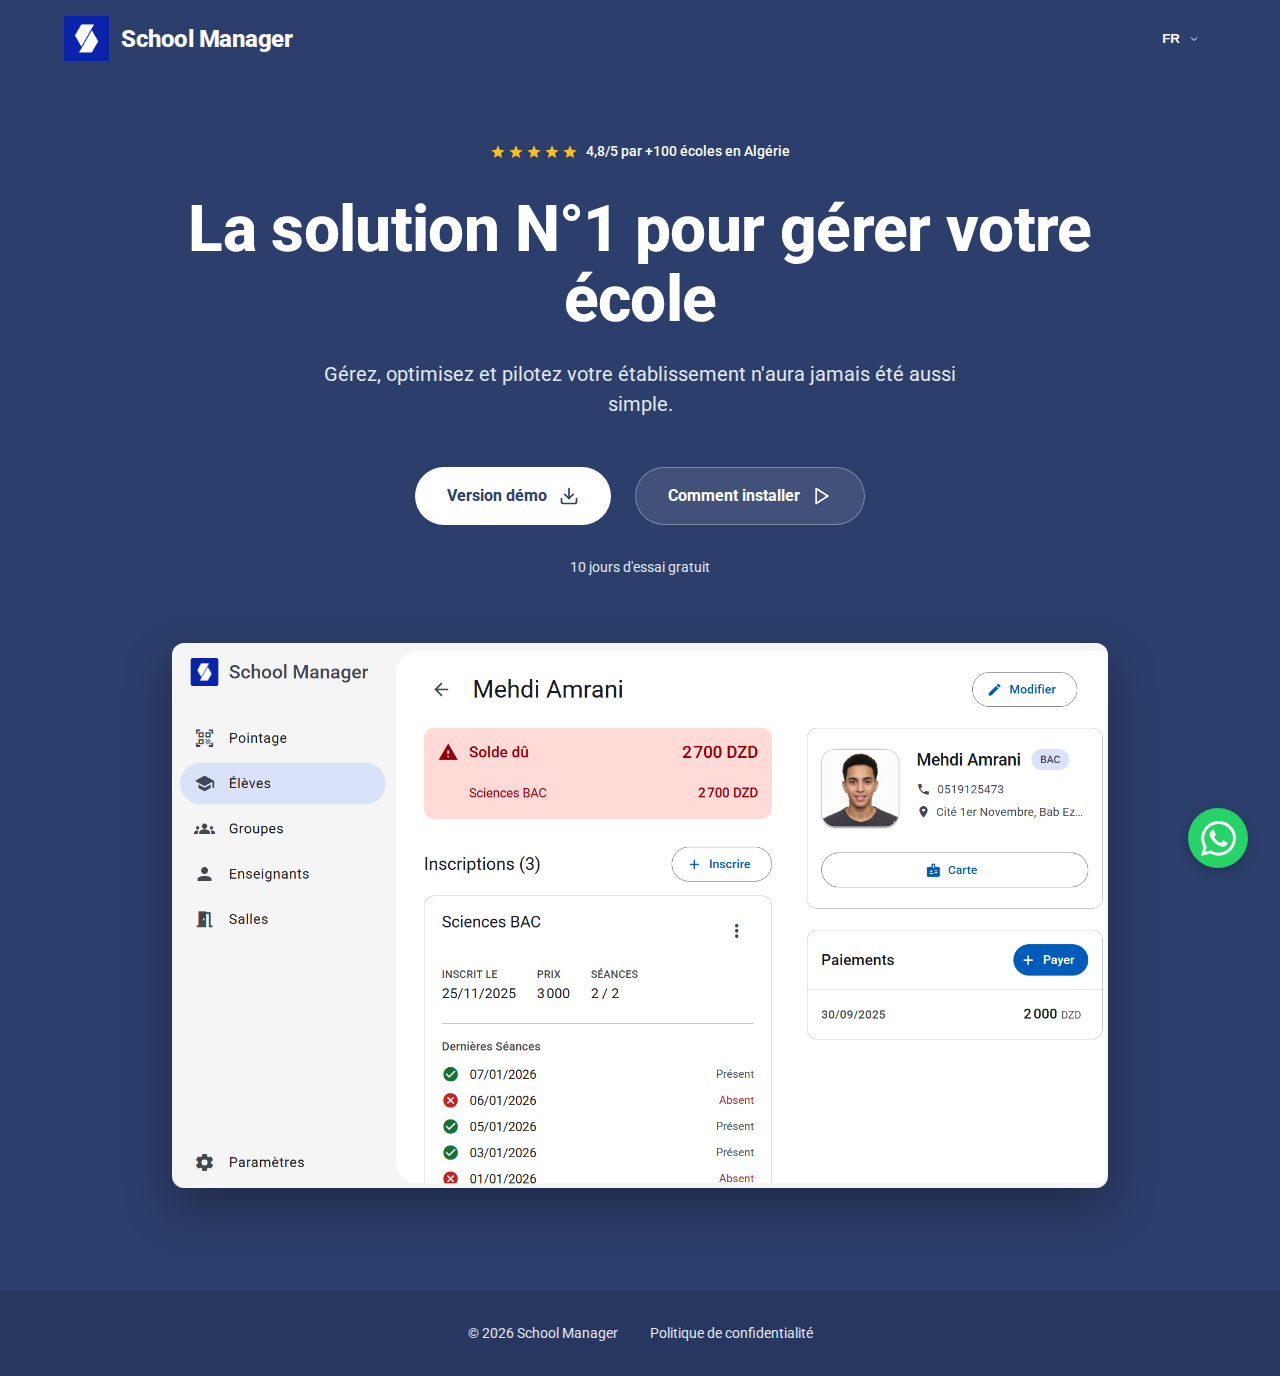
<file: index.html>
<!DOCTYPE html>
<html lang="fr">
  <head>
    <meta charset="UTF-8" />
    <meta name="viewport" content="width=device-width, initial-scale=1.0" />
    <title id="page-title">School Manager - Logiciel de gestion d'école</title>
    <meta
      id="meta-desc"
      name="description"
      content="Zéro paperasse. Zéro complications. Le logiciel le plus simple pour gérer votre école."
    />
    <link rel="preconnect" href="https://fonts.googleapis.com" />
    <link rel="preconnect" href="https://fonts.gstatic.com" crossorigin />
    <link
      href="https://fonts.googleapis.com/css2?family=Roboto:wght@400;500;700&family=Rubik:wght@400;500;600;700;800&display=swap"
      rel="stylesheet"
    />
    <link rel="stylesheet" href="style.css" />
  </head>

  <body>
    <header>
      <a href="#" class="logo" aria-label="School Manager Accueil">
        <img src="logo.png" alt="School Manager Logo" />
        <span>School Manager</span>
      </a>

      <div class="header-right">
        <div class="lang-selector">
          <button class="btn-lang-toggle">
            <span data-lang="fr">FR</span>
            <span data-lang="ar">AR</span>
            <svg
              viewBox="0 0 24 24"
              fill="none"
              stroke="currentColor"
              stroke-width="2"
              style="width: 12px; height: 12px"
            >
              <path d="M6 9l6 6 6-6" />
            </svg>
          </button>
          <div class="lang-dropdown">
            <a href="#fr" onclick="setLang('fr')">Français</a>
            <a href="#ar" onclick="setLang('ar')">العربية</a>
          </div>
        </div>
      </div>
    </header>

    <main>
      <section class="hero">
        <div class="social-proof-top">
          <div class="stars-top">
            <svg viewBox="0 0 24 24">
              <path
                d="M12 17.27L18.18 21l-1.64-7.03L22 9.24l-7.19-.61L12 2 9.19 8.63 2 9.24l5.46 4.73L5.82 21z"
              />
            </svg>
            <svg viewBox="0 0 24 24">
              <path
                d="M12 17.27L18.18 21l-1.64-7.03L22 9.24l-7.19-.61L12 2 9.19 8.63 2 9.24l5.46 4.73L5.82 21z"
              />
            </svg>
            <svg viewBox="0 0 24 24">
              <path
                d="M12 17.27L18.18 21l-1.64-7.03L22 9.24l-7.19-.61L12 2 9.19 8.63 2 9.24l5.46 4.73L5.82 21z"
              />
            </svg>
            <svg viewBox="0 0 24 24">
              <path
                d="M12 17.27L18.18 21l-1.64-7.03L22 9.24l-7.19-.61L12 2 9.19 8.63 2 9.24l5.46 4.73L5.82 21z"
              />
            </svg>
            <svg viewBox="0 0 24 24">
              <path
                d="M12 17.27L18.18 21l-1.64-7.03L22 9.24l-7.19-.61L12 2 9.19 8.63 2 9.24l5.46 4.73L5.82 21z"
              />
            </svg>
          </div>
          <div class="trust-top-text">
            <span data-lang="fr">4,8/5 par +100 écoles en Algérie</span>
            <span data-lang="ar">4,8/5 من قبل +100 مدرسة في الجزائر</span>
          </div>
        </div>

        <h1 data-lang="fr">La solution N°1 pour gérer votre école</h1>
        <h1 data-lang="ar">الحل رقم 1 لتسيير مدرستك</h1>

        <p class="subtitle" data-lang="fr">
          Gérez, optimisez et pilotez votre établissement n'aura jamais été
          aussi simple.
        </p>
        <p class="subtitle" data-lang="ar">
          تسيير، تحسين وقيادة مدرستك لم يكن أبداً بهذه السهولة.
        </p>

        <div class="actions">
          <a
            href="https://github.com/youcefzaid/sm/releases/download/n/School.Manager-0.1.0.Setup.exe"
            class="btn btn-primary"
          >
            <span data-lang="fr">Version démo</span>
            <span data-lang="ar">احصل على النسخة التجريبية</span>
            <svg
              width="20"
              height="20"
              viewBox="0 0 24 24"
              fill="none"
              stroke="currentColor"
              stroke-width="2"
              stroke-linecap="round"
              stroke-linejoin="round"
            >
              <path d="M21 15v4a2 2 0 0 1-2 2H5a2 2 0 0 1-2-2v-4"></path>
              <polyline points="7 10 12 15 17 10"></polyline>
              <line x1="12" y1="15" x2="12" y2="3"></line>
            </svg>
          </a>
          <a
            href="https://youtu.be/puacdI1qsaE"
            target="_blank"
            class="btn btn-outline"
          >
            <span data-lang="fr">Comment installer</span>
            <span data-lang="ar">كيفية التثبيت</span>
            <svg
              width="20"
              height="20"
              viewBox="0 0 24 24"
              fill="none"
              stroke="currentColor"
              stroke-width="2"
              stroke-linecap="round"
              stroke-linejoin="round"
            >
              <polygon points="5 3 19 12 5 21 5 3"></polygon>
            </svg>
          </a>
        </div>

        <p class="trial-info">
          <span data-lang="fr">10 jours d'essai gratuit</span>
          <span data-lang="ar">10 أيام تجربة مجانية</span>
        </p>

        <div class="app-preview">
          <img
            id="hero-img"
            src="screenshot-fr.png"
            alt="Aperçu School Manager"
          />
        </div>
      </section>
    </main>

    <footer class="site-footer">
      <div class="footer-content">
        <p>&copy; 2026 School Manager</p>
        <a href="privacy-policy/index.html" class="footer-link">
          <span data-lang="fr">Politique de confidentialité</span>
          <span data-lang="ar">سياسة الخصوصية</span>
        </a>
      </div>
    </footer>

    <a
      href="https://wa.me/+213540726499"
      class="whatsapp-widget"
      target="_blank"
      aria-label="WhatsApp"
    >
      <svg viewBox="0 0 24 24">
        <path
          d="M17.472 14.382c-.297-.149-1.758-.867-2.03-.967-.273-.099-.471-.148-.67.15-.197.297-.767.966-.94 1.164-.173.199-.347.223-.644.075-.297-.15-1.255-.463-2.39-1.475-.883-.788-1.48-1.761-1.653-2.059-.173-.297-.018-.458.13-.606.134-.133.298-.347.446-.52.149-.174.198-.298.298-.497.099-.198.05-.371-.025-.52-.075-.149-.669-1.612-.916-2.207-.242-.579-.487-.5-.669-.51-.173-.008-.371-.01-.57-.01-.198 0-.52.074-.792.372-.272.297-1.04 1.016-1.04 2.479 0 1.462 1.065 2.875 1.213 3.074.149.198 2.096 3.2 5.077 4.487.709.306 1.262.489 1.694.625.712.227 1.36.195 1.871.118.571-.085 1.758-.719 2.006-1.413.248-.694.248-1.289.173-1.413-.074-.124-.272-.198-.57-.347m-5.421 7.403h-.004a9.87 9.87 0 01-5.031-1.378l-.361-.214-3.741.982.998-3.648-.235-.374a9.86 9.86 0 01-1.51-5.26c.001-5.45 4.436-9.884 9.888-9.884 2.64 0 5.122 1.03 6.988 2.898a9.825 9.825 0 012.893 6.994c-.003 5.45-4.437 9.884-9.885 9.884m8.413-18.297A11.815 11.815 0 0012.05 0C5.495 0 .16 5.335.157 11.892c0 2.096.547 4.142 1.588 5.945L.057 24l6.305-1.654a11.882 11.882 0 005.683 1.448h.005c6.554 0 11.89-5.335 11.893-11.893a11.821 11.821 0 00-3.48-8.413Z"
        />
      </svg>
    </a>

    <script>
      const translations = {
        fr: {
          title: "School Manager - Logiciel de gestion d'école",
          desc: "Zéro paperasse. Zéro complications. Le logiciel le plus simple pour gérer votre école.",
          img: "screenshot-fr.png",
        },
        ar: {
          title: "مدير المدرسة - برنامج تسيير المدارس",
          desc: "صفر أوراق. صفر تعقيدات. أسهل برنامج لتسيير مدرستك.",
          img: "screenshot-ar.png",
        },
      };

      function setLang(lang) {
        if (!translations[lang]) lang = "fr";

        document.documentElement.lang = lang;
        document.title = translations[lang].title;
        const metaDesc = document.getElementById("meta-desc");
        if (metaDesc) metaDesc.content = translations[lang].desc;
        const heroImg = document.getElementById("hero-img");
        if (heroImg) heroImg.src = translations[lang].img;

        localStorage.setItem("preferred-lang", lang);

        if (window.location.hash !== "#" + lang) {
          history.replaceState(null, null, "#" + lang);
        }
      }

      function handleRouting() {
        const hash = window.location.hash.replace("#", "");
        if (hash === "fr" || hash === "ar") {
          setLang(hash);
        } else {
          const savedLang = localStorage.getItem("preferred-lang");
          const browserLang = navigator.language || navigator.userLanguage;
          const defaultLang =
            savedLang || (browserLang.startsWith("ar") ? "ar" : "fr");
          setLang(defaultLang);
        }
      }

      window.addEventListener("hashchange", handleRouting);
      handleRouting();
    </script>
  </body>
</html>
</file>
<file: style.css>
:root {
    --primary: #ffffff;
    --bg-dark: #2c3e6b;
    /* The dark blue from Alobees */
    --text-white: #ffffff;
    --text-muted: #e2e8f0;
    --accent: #ff4d4d;
    /* Adjust based on screenshot elements */
    --btn-primary: #ffffff;
    --btn-primary-text: #2c3e6b;
    --btn-outline: transparent;
    --btn-outline-text: #ffffff;
    --star: #fbbf24;
}

* {
    margin: 0;
    padding: 0;
    box-sizing: border-box;
}

html[lang="ar"] {
    direction: rtl;
}

html[lang="ar"] body {
    font-family: "Rubik", sans-serif;
}

body {
    font-family: "Roboto", system-ui, -apple-system, sans-serif;
    background-color: var(--bg-dark);
    color: var(--text-white);
    line-height: 1.5;
    text-align: center;
}

/* Header & Nav */
header {
    display: flex;
    justify-content: space-between;
    align-items: center;
    padding: 1rem 5%;
    max-width: 1400px;
    margin: 0 auto;
}

.logo {
    display: flex;
    align-items: center;
    gap: 12px;
    text-decoration: none;
}

.logo img {
    height: 45px;
    width: auto;
}

.logo span {
    font-size: 1.5rem;
    font-weight: 800;
    color: white;
    letter-spacing: -0.02em;
}

.header-right {
    display: flex;
    align-items: center;
    gap: 1.5rem;
}

/* Language Selector */
.lang-selector {
    position: relative;
    display: inline-block;
}

.btn-lang-toggle {
    background: none;
    border: none;
    color: white;
    font-weight: 600;
    cursor: pointer;
    display: flex;
    align-items: center;
    gap: 0.5rem;
    text-transform: uppercase;
    padding: 0.5rem 1rem;
}

.lang-dropdown {
    display: none;
    position: absolute;
    top: 100%;
    right: 0;
    background: white;
    border-radius: 4px;
    box-shadow: 0 4px 6px rgba(0, 0, 0, 0.1);
    min-width: 120px;
    z-index: 100;
}

.lang-selector:hover .lang-dropdown {
    display: block;
}

.lang-dropdown a {
    color: #333;
    padding: 0.75rem 1rem;
    display: block;
    text-decoration: none;
    text-align: left;
}

.lang-dropdown a:hover {
    background: #f3f4f6;
}

/* Hero Section */
.hero {
    padding: 4rem 1rem 2rem;
    max-width: 1000px;
    margin: 0 auto;
}

.social-proof-top {
    display: flex;
    align-items: center;
    justify-content: center;
    gap: 0.5rem;
    margin-bottom: 2rem;
}

.stars-top {
    display: flex;
    gap: 2px;
}

.stars-top svg {
    width: 16px;
    height: 16px;
    fill: var(--star);
}

.trust-top-text {
    font-size: 0.9rem;
    font-weight: 500;
}

h1 {
    font-size: clamp(2.5rem, 5vw, 4.5rem);
    font-weight: 800;
    margin-bottom: 1.5rem;
    line-height: 1.1;
    letter-spacing: -0.01em;
}

.subtitle {
    font-size: clamp(1.1rem, 2vw, 1.25rem);
    color: var(--text-muted);
    margin-bottom: 3rem;
    max-width: 700px;
    margin-left: auto;
    margin-right: auto;
}

.actions {
    display: flex;
    gap: 1.5rem;
    justify-content: center;
    margin-bottom: 2rem;
}

.btn {
    padding: 1rem 2rem;
    border-radius: 50px;
    font-weight: 700;
    font-size: 1rem;
    text-decoration: none;
    display: inline-flex;
    align-items: center;
    gap: 0.75rem;
    transition: transform 0.2s ease;
}

.btn:hover {
    transform: translateY(-2px);
}

.btn-primary {
    background: var(--btn-primary);
    color: var(--btn-primary-text);
}

.btn-outline {
    background: rgba(255, 255, 255, 0.1);
    border: 1px solid rgba(255, 255, 255, 0.3);
    color: white;
}

.trial-info {
    font-size: 0.9rem;
    color: var(--text-muted);
    margin-bottom: 4rem;
}

/* App Preview */
.app-preview {
    max-width: 1100px;
    margin: 0 auto;
    position: relative;
    padding: 0 1rem;
}

.app-preview img {
    width: 100%;
    height: auto;
    border-radius: 12px;
    box-shadow: 0 20px 50px rgba(0, 0, 0, 0.3);
}

/* Footer */
.site-footer {
    padding: 2rem 5%;
    background-color: rgba(0, 0, 0, 0.1);
    margin-top: 4rem;
    font-size: 0.9rem;
}

.footer-content {
    max-width: 1400px;
    margin: 0 auto;
    display: flex;
    justify-content: center;
    align-items: center;
    gap: 2rem;
    color: var(--text-muted);
}

.footer-link {
    color: var(--text-muted);
    text-decoration: none;
    transition: color 0.2s;
}

.footer-link:hover {
    color: var(--text-white);
}

@media (max-width: 600px) {
    .footer-content {
        flex-direction: column;
        gap: 1rem;
    }
}

/* WhatsApp Widget */
.whatsapp-widget {
    position: fixed;
    bottom: 2rem;
    right: 2rem;
    background: #25d366;
    width: 60px;
    height: 60px;
    border-radius: 50%;
    display: flex;
    align-items: center;
    justify-content: center;
    box-shadow: 0 4px 12px rgba(0, 0, 0, 0.2);
    z-index: 1000;
    cursor: pointer;
}

.whatsapp-widget svg {
    width: 35px;
    height: 35px;
    fill: white;
}

/* Lang handling */
[data-lang] {
    display: none;
}

html[lang="fr"] [data-lang="fr"] {
    display: block;
}

html[lang="ar"] [data-lang="ar"] {
    display: block;
}

span[data-lang] {
    display: none;
}

html[lang="fr"] span[data-lang="fr"] {
    display: inline;
}

html[lang="ar"] span[data-lang="ar"] {
    display: inline;
}

/* Responsive */
@media (max-width: 768px) {
    header {
        padding: 1rem 1.5rem;
    }

    .logo span {
        font-size: 1.25rem;
    }

    .logo img {
        height: 35px;
    }
}

@media (max-width: 640px) {
    .hero {
        padding: 2.5rem 1rem 1.5rem;
    }

    .actions {
        flex-direction: column;
        padding: 0 1rem;
        gap: 1rem;
    }

    .btn {
        width: 100%;
        justify-content: center;
        padding: 0.875rem 1.5rem;
    }

    h1 {
        font-size: 2.25rem;
        margin-bottom: 1rem;
    }

    .whatsapp-widget {
        bottom: 1.5rem;
        right: 1.5rem;
        width: 50px;
        height: 50px;
    }

    .whatsapp-widget svg {
        width: 28px;
        height: 28px;
    }

    .subtitle {
        margin-bottom: 2rem;
        font-size: 1.1rem;
    }

    .trial-info {
        margin-bottom: 2.5rem;
    }
}
</file>
